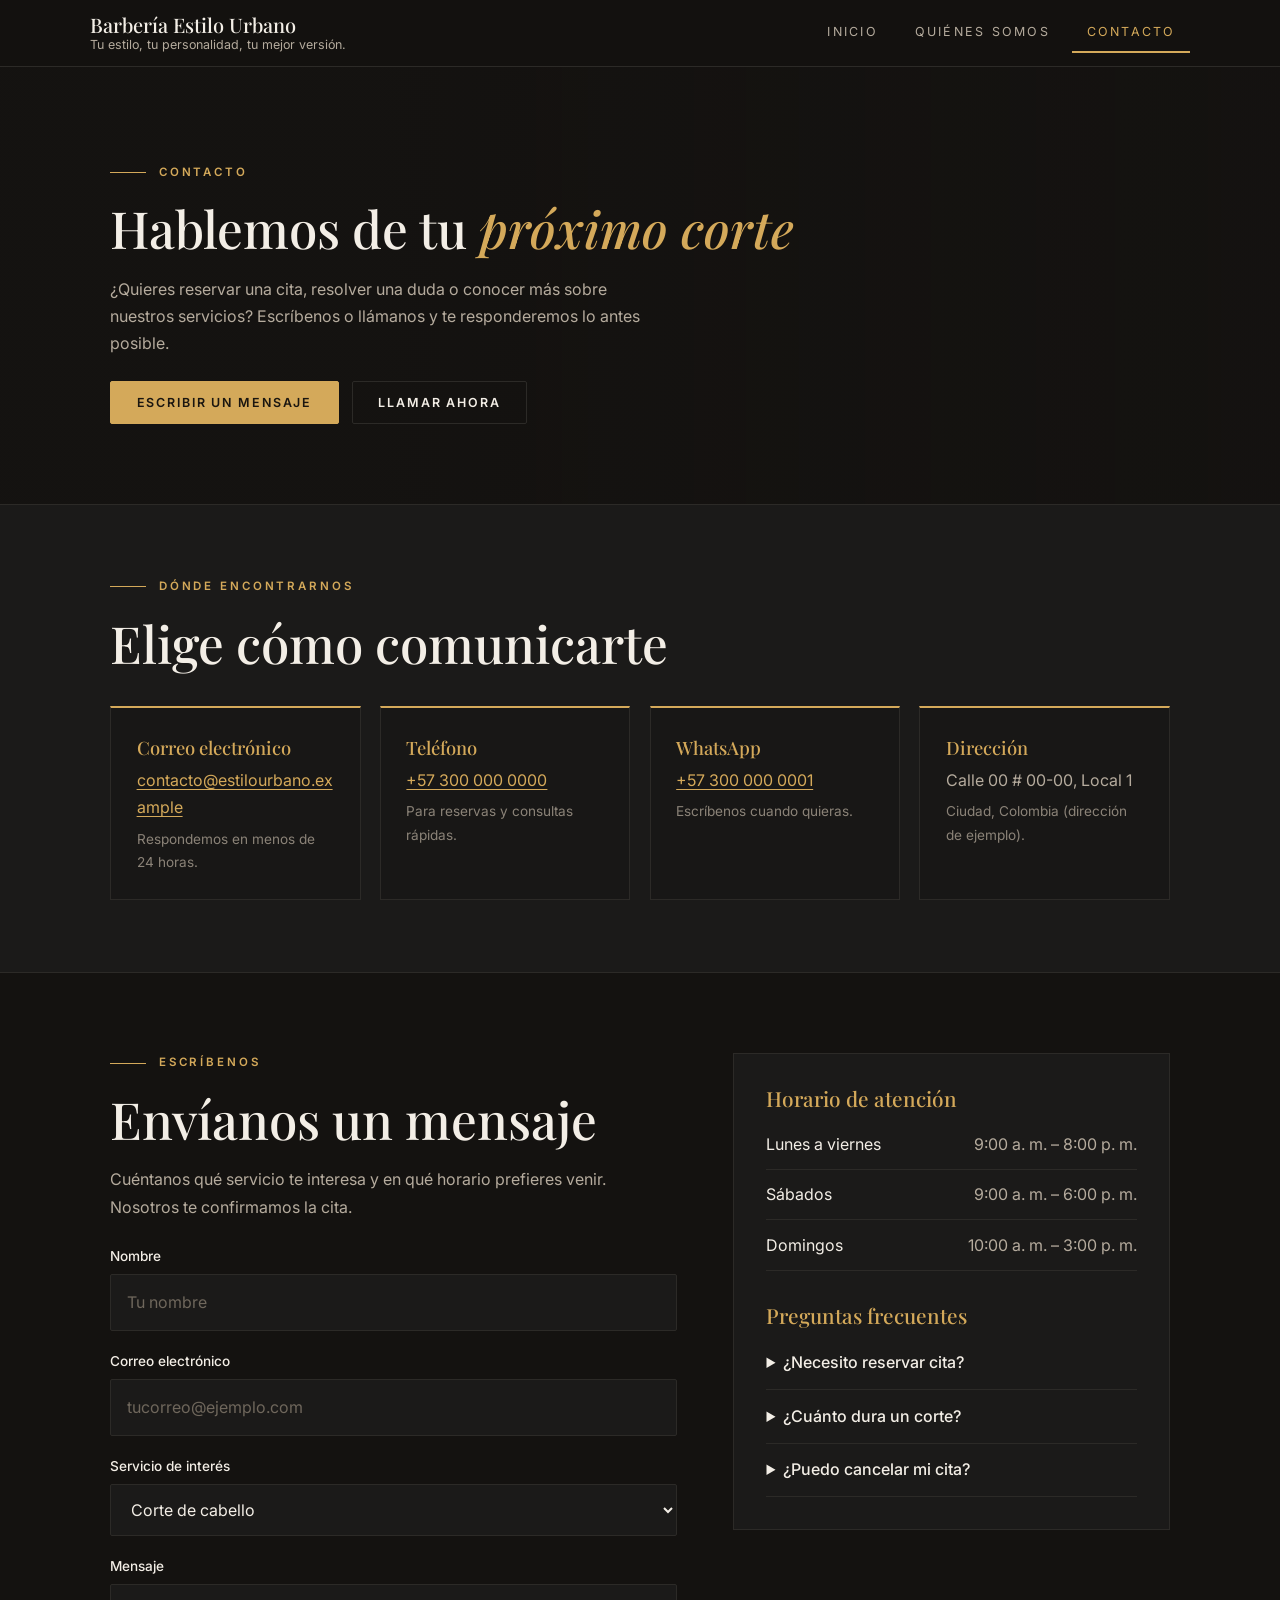
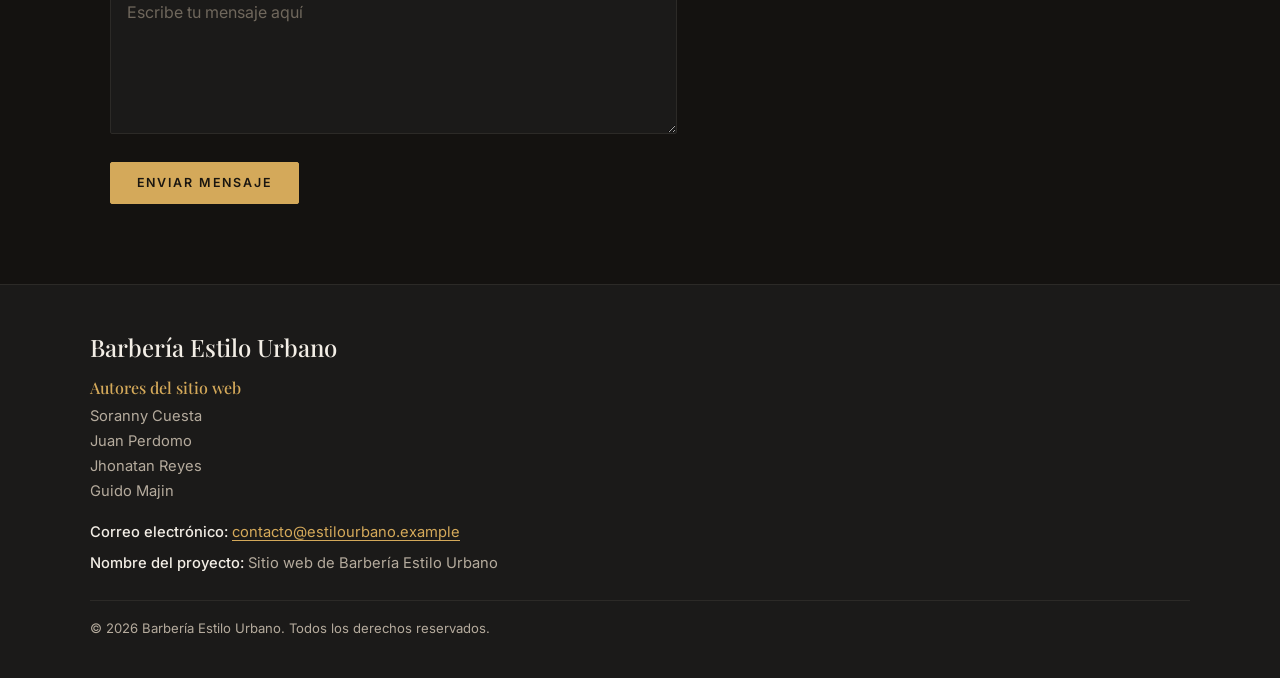
<file: contacto.html>
<!DOCTYPE html>
<html lang="es">

<head>
    <meta charset="UTF-8">
    <meta name="viewport" content="width=device-width, initial-scale=1.0">
    <title>Barbería Estilo Urbano | Contacto</title>
    <meta name="description" content="Escríbenos, llámanos o reserva tu cita en Barbería Estilo Urbano.">

    <link rel="preconnect" href="https://fonts.googleapis.com">
    <link rel="preconnect" href="https://fonts.gstatic.com" crossorigin>
    <link href="https://fonts.googleapis.com/css2?family=Inter:wght@400;500;600&family=Playfair+Display:ital,wght@0,500;0,600;1,500&display=swap" rel="stylesheet">
    <link rel="stylesheet" href="styles.css">
</head>

<body class="pagina-contacto">

    <!-- ENCABEZADO (misma estructura que Inicio) -->
    <header>
        <div class="marca">
            <h1>Barbería Estilo Urbano</h1>
            <p>Tu estilo, tu personalidad, tu mejor versión.</p>
        </div>

        <!-- MENÚ DE NAVEGACIÓN -->
        <nav aria-label="Menú principal">
            <ul>
                <li><a href="index.html">Inicio</a></li>
                <li><a href="index-somos.html">Quiénes somos</a></li>
                <li><a href="contacto.html" aria-current="page">Contacto</a></li>
            </ul>
        </nav>
    </header>

    <!-- CONTENIDO PRINCIPAL -->
    <main>

        <!-- PRESENTACIÓN DE CONTACTO -->
        <section class="portada">
            <div class="contenedor">
                <p class="etiqueta">Contacto</p>
                <h2>Hablemos de tu <em>próximo corte</em></h2>
                <p class="intro">
                    ¿Quieres reservar una cita, resolver una duda o conocer más
                    sobre nuestros servicios? Escríbenos o llámanos y te
                    responderemos lo antes posible.
                </p>
                <div class="acciones">
                    <a class="boton boton-dorado" href="#formulario">Escribir un mensaje</a>
                    <a class="boton boton-borde" href="tel:+573000000000">Llamar ahora</a>
                </div>
            </div>
        </section>

        <!-- MEDIOS DE CONTACTO -->
        <section class="medios">
            <div class="contenedor">
                <p class="etiqueta">Dónde encontrarnos</p>
                <h2>Elige cómo comunicarte</h2>

                <div class="tarjetas">
                    <article class="tarjeta">
                        <h3>Correo electrónico</h3>
                        <p><a href="mailto:contacto@estilourbano.example">contacto@estilourbano.example</a></p>
                        <p class="nota">Respondemos en menos de 24 horas.</p>
                    </article>

                    <article class="tarjeta">
                        <h3>Teléfono</h3>
                        <p><a href="tel:+573000000000">+57 300 000 0000</a></p>
                        <p class="nota">Para reservas y consultas rápidas.</p>
                    </article>

                    <article class="tarjeta">
                        <h3>WhatsApp</h3>
                        <p><a href="https://wa.me/573000000001">+57 300 000 0001</a></p>
                        <p class="nota">Escríbenos cuando quieras.</p>
                    </article>

                    <article class="tarjeta">
                        <h3>Dirección</h3>
                        <p>Calle 00 # 00-00, Local 1</p>
                        <p class="nota">Ciudad, Colombia (dirección de ejemplo).</p>
                    </article>
                </div>
            </div>
        </section>

        <!-- FORMULARIO Y HORARIOS -->
        <section class="formulario-seccion" id="formulario">
            <div class="contenedor dos-columnas">

                <div>
                    <p class="etiqueta">Escríbenos</p>
                    <h2>Envíanos un mensaje</h2>
                    <p class="intro">
                        Cuéntanos qué servicio te interesa y en qué horario
                        prefieres venir. Nosotros te confirmamos la cita.
                    </p>

                    <form action="#" method="post">
                        <div class="campo">
                            <label for="nombre">Nombre</label>
                            <input type="text" id="nombre" name="nombre" placeholder="Tu nombre" required>
                        </div>

                        <div class="campo">
                            <label for="correo">Correo electrónico</label>
                            <input type="email" id="correo" name="correo" placeholder="tucorreo@ejemplo.com" required>
                        </div>

                        <div class="campo">
                            <label for="servicio">Servicio de interés</label>
                            <select id="servicio" name="servicio">
                                <option value="corte">Corte de cabello</option>
                                <option value="barba">Arreglo y diseño de barba</option>
                                <option value="afeitado">Afeitado clásico</option>
                                <option value="otro">Otro</option>
                            </select>
                        </div>

                        <div class="campo">
                            <label for="mensaje">Mensaje</label>
                            <textarea id="mensaje" name="mensaje" placeholder="Escribe tu mensaje aquí" required></textarea>
                        </div>

                        <button type="submit" class="boton boton-dorado">Enviar mensaje</button>
                    </form>
                </div>

                <aside class="horarios" aria-label="Horarios de atención">
                    <h3>Horario de atención</h3>
                    <dl>
                        <div><dt>Lunes a viernes</dt><dd>9:00 a. m. – 8:00 p. m.</dd></div>
                        <div><dt>Sábados</dt><dd>9:00 a. m. – 6:00 p. m.</dd></div>
                        <div><dt>Domingos</dt><dd>10:00 a. m. – 3:00 p. m.</dd></div>
                    </dl>

                    <h3>Preguntas frecuentes</h3>
                    <details>
                        <summary>¿Necesito reservar cita?</summary>
                        <p>Recomendamos reservar, pero también atendemos por orden de llegada.</p>
                    </details>
                    <details>
                        <summary>¿Cuánto dura un corte?</summary>
                        <p>Entre 30 y 45 minutos, según el estilo que elijas.</p>
                    </details>
                    <details>
                        <summary>¿Puedo cancelar mi cita?</summary>
                        <p>Sí, avísanos con un par de horas de anticipación.</p>
                    </details>
                </aside>

            </div>
        </section>

    </main>

    <!-- PIE DE PÁGINA (mismo contenido que Inicio) -->
    <footer>
        <h2>Barbería Estilo Urbano</h2>

        <h3>Autores del sitio web</h3>

        <ul>
            <li>Soranny Cuesta</li>
            <li>Juan Perdomo</li>
            <li>Jhonatan Reyes</li>
            <li>Guido Majin</li>
        </ul>

        <p>
            <strong>Correo electrónico:</strong>
            <a href="mailto:contacto@estilourbano.example">
                contacto@estilourbano.example
            </a>
        </p>

        <p>
            <strong>Nombre del proyecto:</strong>
            Sitio web de Barbería Estilo Urbano
        </p>

        <p>
            &copy; 2026 Barbería Estilo Urbano. Todos los derechos reservados.
        </p>
    </footer>

</body>

</html>
</file>
<file: styles.css>
:root {
    --fondo: #141210;
    --fondo-seccion: #1b1a19;
    --fondo-tarjeta: #181716;
    --borde: #2c2a27;
    --dorado: #d4a95a;
    --dorado-oscuro: #b88d3f;
    --texto: #f3eee6;
    --texto-suave: #b5ab9d;
    --fuente-titulos: "Playfair Display", Georgia, "Times New Roman", serif;
    --fuente-texto: "Inter", "Segoe UI", Arial, sans-serif;
}

* {
    box-sizing: border-box;
    margin: 0;
    padding: 0;
}

html {
    scroll-behavior: smooth;
    scroll-padding-top: 90px;
}

body {
    font-family: var(--fuente-texto);
    font-size: 1rem;
    line-height: 1.7;
    color: var(--texto-suave);
    background: var(--fondo);
}

h1,
h2,
h3 {
    font-family: var(--fuente-titulos);
    color: var(--texto);
    font-weight: 500;
    line-height: 1.2;
}

h2 {
    font-size: clamp(2rem, 4.5vw, 3.2rem);
    margin-bottom: 1rem;
}

h2 em {
    color: var(--dorado);
    font-style: italic;
}

h3 {
    font-size: 1.3rem;
    margin-bottom: 0.5rem;
}

a {
    color: var(--dorado);
    text-underline-offset: 3px;
}

a:hover {
    color: #ecc885;
}

a:focus-visible,
button:focus-visible,
input:focus-visible,
select:focus-visible,
textarea:focus-visible,
summary:focus-visible {
    outline: 2px solid var(--dorado);
    outline-offset: 3px;
}

/* ---------- ENCABEZADO + MENÚ FIJO ---------- */
body>header {
    position: sticky;
    top: 0;
    z-index: 100;
    display: flex;
    flex-wrap: wrap;
    align-items: center;
    justify-content: space-between;
    gap: 0.5rem 2rem;
    padding: 0.8rem max(1.25rem, calc((100% - 1100px) / 2));
    background: rgba(20, 18, 16, 0.95);
    border-bottom: 1px solid var(--borde);
    backdrop-filter: blur(6px);
}

.marca h1 {
    font-size: 1.25rem;
}

.marca p {
    font-size: 0.78rem;
    color: var(--texto-suave);
    line-height: 1.3;
}

body>header nav ul {
    display: flex;
    gap: 0.5rem;
    list-style: none;
}

body>header nav a {
    display: block;
    padding: 0.5rem 0.9rem;
    font-size: 0.78rem;
    letter-spacing: 0.18em;
    text-transform: uppercase;
    text-decoration: none;
    color: var(--texto-suave);
    border-bottom: 2px solid transparent;
}

body>header nav a:hover {
    color: var(--texto);
}

body>header nav a[aria-current="page"] {
    color: var(--dorado);
    border-bottom-color: var(--dorado);
}

/* ---------- ESTRUCTURA GENERAL ---------- */
.contenedor {
    max-width: 1100px;
    margin: 0 auto;
    padding: 0 1.25rem;
}

.etiqueta {
    display: flex;
    align-items: center;
    gap: 0.8rem;
    margin-bottom: 1rem;
    font-size: 0.72rem;
    font-weight: 600;
    letter-spacing: 0.25em;
    text-transform: uppercase;
    color: var(--dorado);
}

.etiqueta::before {
    content: "";
    width: 36px;
    height: 1px;
    background: var(--dorado);
}

.intro {
    max-width: 55ch;
    margin-bottom: 1.5rem;
}

/* ---------- BOTONES ---------- */
.boton {
    display: inline-block;
    padding: 0.8rem 1.6rem;
    font: 600 0.78rem var(--fuente-texto);
    letter-spacing: 0.15em;
    text-transform: uppercase;
    text-decoration: none;
    border: 1px solid var(--dorado);
    border-radius: 2px;
    cursor: pointer;
    transition: background 0.2s, color 0.2s;
}

.boton-dorado {
    background: var(--dorado);
    color: #1a1610;
}

.boton-dorado:hover {
    background: #ecc885;
    color: #1a1610;
}

.boton-borde {
    background: transparent;
    color: var(--texto);
    border-color: var(--borde);
}

.boton-borde:hover {
    border-color: var(--dorado);
    color: var(--dorado);
}

.acciones {
    display: flex;
    flex-wrap: wrap;
    gap: 0.8rem;
}

/* ---------- PORTADA ---------- */
.portada {
    padding: 6rem 0 5rem;
    border-bottom: 1px solid var(--borde);
    background:
        linear-gradient(90deg, rgba(20, 18, 16, 0.97) 30%, rgba(20, 18, 16, 0.7) 100%),
        url("https://images.unsplash.com/photo-1503951914875-452162b0f3f1?auto=format&fit=crop&w=1600&q=80") center / cover no-repeat;
    background-color: var(--fondo);
}

/* ---------- MEDIOS DE CONTACTO ---------- */
.medios {
    padding: 4.5rem 0;
    background: var(--fondo-seccion);
    border-bottom: 1px solid var(--borde);
}

.tarjetas {
    display: grid;
    grid-template-columns: repeat(auto-fit, minmax(230px, 1fr));
    gap: 1.2rem;
    margin-top: 2rem;
}

.tarjeta {
    padding: 1.6rem;
    background: var(--fondo-tarjeta);
    border: 1px solid var(--borde);
    border-top: 2px solid var(--dorado);
    transition: border-color 0.2s;
}

.tarjeta:hover {
    border-color: var(--dorado);
}

.tarjeta h3 {
    font-size: 1.15rem;
    color: var(--dorado);
}

.tarjeta a {
    word-break: break-word;
}

.nota {
    margin-top: 0.4rem;
    font-size: 0.85rem;
    color: #8b8378;
}

/* ---------- FORMULARIO Y HORARIOS ---------- */
.formulario-seccion {
    padding: 5rem 0;
}

.dos-columnas {
    display: grid;
    grid-template-columns: 1.3fr 1fr;
    gap: 3.5rem;
    align-items: start;
}

.campo {
    margin-bottom: 1.2rem;
}

label {
    display: block;
    margin-bottom: 0.4rem;
    font-size: 0.85rem;
    font-weight: 500;
    color: var(--texto);
}

input,
select,
textarea {
    width: 100%;
    padding: 0.85rem 1rem;
    font: inherit;
    color: var(--texto);
    background: var(--fondo-seccion);
    border: 1px solid var(--borde);
    border-radius: 2px;
}

input::placeholder,
textarea::placeholder {
    color: #6f675c;
}

input:hover,
select:hover,
textarea:hover {
    border-color: #4a443c;
}

textarea {
    min-height: 150px;
    resize: vertical;
}

.horarios {
    padding: 2rem;
    background: var(--fondo-seccion);
    border: 1px solid var(--borde);
}

.horarios h3 {
    color: var(--dorado);
}

.horarios dl {
    margin-bottom: 2rem;
}

.horarios dl div {
    display: flex;
    justify-content: space-between;
    gap: 1rem;
    padding: 0.7rem 0;
    border-bottom: 1px solid var(--borde);
}

.horarios dt {
    color: var(--texto);
}

.horarios dd {
    text-align: right;
}

details {
    border-bottom: 1px solid var(--borde);
    padding: 0.8rem 0;
}

summary {
    cursor: pointer;
    color: var(--texto);
    font-weight: 500;
}

details p {
    margin-top: 0.5rem;
    font-size: 0.92rem;
}

/* ---------- PIE DE PÁGINA ---------- */
body>footer {
    padding: 3rem max(1.25rem, calc((100% - 1100px) / 2)) 2rem;
    background: var(--fondo-seccion);
    border-top: 1px solid var(--borde);
    font-size: 0.92rem;
}

body>footer h2 {
    font-size: 1.5rem;
    margin-bottom: 1rem;
}

body>footer h3 {
    font-size: 1rem;
    color: var(--dorado);
    margin: 1rem 0 0.4rem;
}

body>footer ul {
    list-style: none;
    margin-bottom: 1rem;
}

body>footer p {
    margin-bottom: 0.4rem;
}

body>footer strong {
    color: var(--texto);
    font-weight: 500;
}

body>footer p:last-child {
    margin-top: 1.5rem;
    padding-top: 1rem;
    border-top: 1px solid var(--borde);
    font-size: 0.82rem;
}

/* ---------- RESPONSIVE ---------- */
@media (max-width: 820px) {
    .dos-columnas {
        grid-template-columns: 1fr;
        gap: 2.5rem;
    }

    body>header {
        justify-content: center;
        text-align: center;
    }

    .portada {
        padding: 4rem 0 3.5rem;
    }
}

@media (prefers-reduced-motion: reduce) {
    html {
        scroll-behavior: auto;
    }

    * {
        transition: none !important;
    }
}

/* =========================================================
   INICIO
   ========================================================= */
.hero-grid {
    display: grid;
    grid-template-columns: 1.1fr 1fr;
    gap: 3rem;
    align-items: center;
}

.hero-grid h2 {
    margin-bottom: 1.2rem;
}

.hero-grid p {
    margin-bottom: 1rem;
}

.hero-grid .intro {
    margin-bottom: 1.8rem;
}

.hero-grid img,
.imagen-lateral {
    width: 100%;
    aspect-ratio: 4 / 3;
    object-fit: cover;
    border: 1px solid var(--borde);
    border-top: 2px solid var(--dorado);
    background: var(--fondo-seccion);
}

.medios .intro {
    margin-bottom: 0;
}

.tarjeta img {
    width: 100%;
    aspect-ratio: 4 / 3;
    object-fit: cover;
    margin-bottom: 1.2rem;
    background: var(--fondo-seccion);
}

.tarjeta h3 {
    margin-top: 0.2rem;
}

.tendencias {
    padding: 5rem 0;
}

.tendencias h3 {
    margin-top: 1.2rem;
    color: var(--dorado);
}

.tendencias p {
    margin-bottom: 0.8rem;
}

.elegirnos {
    padding: 4.5rem 0;
    background: var(--fondo-seccion);
    border-top: 1px solid var(--borde);
    border-bottom: 1px solid var(--borde);
}

.elegirnos ul {
    list-style: none;
    max-width: 640px;
    margin: 1.5rem 0;
}

.elegirnos li {
    padding: 0.7rem 0 0.7rem 2rem;
    border-bottom: 1px solid var(--borde);
    position: relative;
    color: var(--texto);
}

.elegirnos li::before {
    content: "✓";
    position: absolute;
    left: 0;
    color: var(--dorado);
    font-weight: 600;
}

.invitacion {
    padding: 5rem 0;
    text-align: center;
}

.invitacion .intro {
    margin-left: auto;
    margin-right: auto;
}

/* =========================================================
   QUIÉNES SOMOS
   ========================================================= */
.somos p {
    max-width: 70ch;
    margin-bottom: 1rem;
}

.somos-detalle {
    padding: 5rem 0;
}

.foto3 {
    width: 100%;
    aspect-ratio: 4 / 5;
    object-fit: cover;
    border: 1px solid var(--borde);
    border-top: 2px solid var(--dorado);
    background: var(--fondo-seccion);
}

.bloques {
    display: grid;
    gap: 1.2rem;
}

.bloques .tarjeta h2 {
    font-size: 1.7rem;
    margin-bottom: 0.6rem;
    color: var(--dorado);
}

/* Responsive extra */
@media (max-width: 820px) {
    .hero-grid {
        grid-template-columns: 1fr;
        gap: 2rem;
    }

    .tendencias,
    .somos-detalle,
    .invitacion,
    .elegirnos {
        padding: 3.5rem 0;
    }
}

/* =========================================================
   INICIO — AJUSTES PARA BOOTSTRAP
   Todo va dentro de body.pagina-inicio para que NO afecte
   a index-somos.html ni a contacto.html.
   ========================================================= */

/* ---------- Contenedor ---------- */
body.pagina-inicio .container {
    max-width: 1100px;
    --bs-gutter-x: 2.5rem;
    /* mismo padding lateral de 1.25rem que antes */
}

/* ---------- Header + Navbar ---------- */
body.pagina-inicio>header {
    display: block;
    padding: 0;
    text-align: left;
}

body.pagina-inicio .navbar {
    --bs-navbar-padding-y: 0.8rem;
    --bs-navbar-padding-x: 0;
}

body.pagina-inicio .navbar-nav {
    gap: 0.5rem;
}

body.pagina-inicio .navbar .nav-link {
    padding: 0.5rem 0.9rem;
    font-size: 0.78rem;
    letter-spacing: 0.18em;
    text-transform: uppercase;
    color: var(--texto-suave);
    border-bottom: 2px solid transparent;
}

body.pagina-inicio .navbar .nav-link:hover,
body.pagina-inicio .navbar .nav-link:focus {
    color: var(--texto);
}

body.pagina-inicio .navbar .nav-link.active,
body.pagina-inicio .navbar .nav-link[aria-current="page"] {
    color: var(--dorado);
    border-bottom-color: var(--dorado);
}

/* Botón hamburguesa (móvil) */
body.pagina-inicio .navbar-toggler {
    --bs-navbar-toggler-border-color: var(--borde);
    border-radius: 2px;
}

body.pagina-inicio .navbar-toggler:focus {
    box-shadow: 0 0 0 0.15rem rgba(212, 169, 90, 0.45);
}

body.pagina-inicio .navbar-toggler:focus-visible {
    outline: 2px solid var(--dorado);
    outline-offset: 3px;
}

@media (max-width: 767.98px) {
    body.pagina-inicio .navbar-collapse {
        padding-top: 0.8rem;
    }

    body.pagina-inicio .navbar-nav {
        gap: 0;
    }
}

/* ---------- Portada ---------- */
body.pagina-inicio .portada h2 {
    margin-bottom: 1.2rem;
}

body.pagina-inicio .portada .intro {
    margin-bottom: 1.8rem;
}

/* ---------- Botón dorado (btn de Bootstrap personalizado) ---------- */
body.pagina-inicio .btn-dorado {
    --bs-btn-color: #1a1610;
    --bs-btn-bg: var(--dorado);
    --bs-btn-border-color: var(--dorado);
    --bs-btn-hover-color: #1a1610;
    --bs-btn-hover-bg: #ecc885;
    --bs-btn-hover-border-color: #ecc885;
    --bs-btn-active-color: #1a1610;
    --bs-btn-active-bg: #ecc885;
    --bs-btn-active-border-color: #ecc885;
    --bs-btn-focus-shadow-rgb: 212, 169, 90;
    --bs-btn-border-radius: 2px;
    padding: 0.8rem 1.6rem;
    font-size: 0.78rem;
    font-weight: 600;
    letter-spacing: 0.15em;
    text-transform: uppercase;
}

/* ---------- Tarjetas de servicios (card de Bootstrap) ---------- */
body.pagina-inicio .card {
    --bs-card-bg: var(--fondo-tarjeta);
    --bs-card-color: var(--texto-suave);
    --bs-card-border-color: var(--borde);
    --bs-card-title-color: var(--dorado);
    --bs-card-border-radius: 0;
    --bs-card-inner-border-radius: 0;
}

body.pagina-inicio .tarjeta {
    padding: 0;
}

body.pagina-inicio .tarjeta .card-img-top {
    margin-bottom: 0;
}

body.pagina-inicio .tarjeta .card-body {
    padding: 1.6rem;
}

body.pagina-inicio .tarjeta .card-title {
    margin-top: 0;
    margin-bottom: 0.6rem;
}

body.pagina-inicio .tarjeta .card-text {
    margin-bottom: 0;
}

/* ---------- ¿Por qué elegirnos? (list-group de Bootstrap) ---------- */
body.pagina-inicio .elegirnos .list-group {
    --bs-list-group-bg: transparent;
    --bs-list-group-color: var(--texto);
    --bs-list-group-border-color: var(--borde);
    max-width: none;
    margin: 0;
}

/* ---------- Footer (grid de Bootstrap) ---------- */
body.pagina-inicio>footer {
    padding: 3rem 0 2rem;
}

body.pagina-inicio>footer .row p:last-child {
    margin-top: 0;
    padding-top: 0;
    border-top: 0;
    font-size: inherit;
}

body.pagina-inicio>footer .list-unstyled {
    margin-bottom: 0;
}

body.pagina-inicio>footer h3:first-child {
    margin-top: 0;
}

/* =========================================================
   QUIÉNES SOMOS (Bootstrap) — solo afecta body.pagina-somos
   ========================================================= */
body.pagina-somos h2 {
    font-weight: 500 !important;
}

/* evita negrita falsa */

body.pagina-somos .lead {
    max-width: 65ch;
    margin-inline: auto;
    font-size: 1.1rem;
    font-weight: 400;
    color: var(--texto-suave) !important;
}

/* Imagen con el mismo marco que el resto del sitio */
body.pagina-somos img.img-fluid {
    border: 1px solid var(--borde);
    border-top: 2px solid var(--dorado);
    border-radius: 0 !important;
    box-shadow: none !important;
}

/* Tarjetas: misma paleta que .tarjeta (sin redondeo ni sombra) */
body.pagina-somos .card {
    --bs-card-bg: var(--fondo-tarjeta);
    --bs-card-border-color: var(--borde);
    background: var(--fondo-tarjeta) !important;
    border: 1px solid var(--borde) !important;
    border-top: 2px solid var(--dorado) !important;
    border-radius: 0 !important;
    box-shadow: none !important;
    transition: border-color 0.2s;
}

body.pagina-somos .card:hover {
    border-color: var(--dorado) !important;
}

body.pagina-somos .card h3 {
    color: var(--dorado);
    font-weight: 500;
}

body.pagina-somos .card p {
    color: var(--texto-suave) !important;
}

/* =========================================================
   AJUSTES GENERALES (todas las páginas)
   ========================================================= */
::selection {
    background: var(--dorado);
    color: #1a1610;
}

/* Controles del formulario con aspecto oscuro */
input,
select,
textarea {
    color-scheme: dark;
}

select option {
    background: var(--fondo-seccion);
    color: var(--texto);
}

input:focus,
select:focus,
textarea:focus {
    border-color: var(--dorado);
    outline: none;
    box-shadow: 0 0 0 3px rgba(212, 169, 90, 0.25);
}

/* Error solo después de que el usuario escribe algo */
input:not(:placeholder-shown):invalid,
textarea:not(:placeholder-shown):invalid {
    border-color: #c0504d;
}

/* Botón de enviar deshabilitado */
.boton:disabled {
    opacity: 0.5;
    cursor: not-allowed;
}

/* Imágenes siempre dentro de su contenedor */
img {
    max-width: 100%;
    height: auto;
    display: block;
}

/* Pantallas muy pequeñas */
@media (max-width: 480px) {
    .marca h1 {
        font-size: 1.05rem;
    }

    .marca p {
        font-size: 0.7rem;
    }

    .acciones .boton,
    .btn-dorado {
        width: 100%;
        text-align: center;
    }

    .horarios {
        padding: 1.3rem;
    }
}

/* Impresión (opcional, útil para entregar el proyecto) */
@media print {
    body {
        background: #fff;
        color: #000;
    }

    header,
    footer,
    .acciones,
    form {
        display: none !important;
    }
}
</file>
